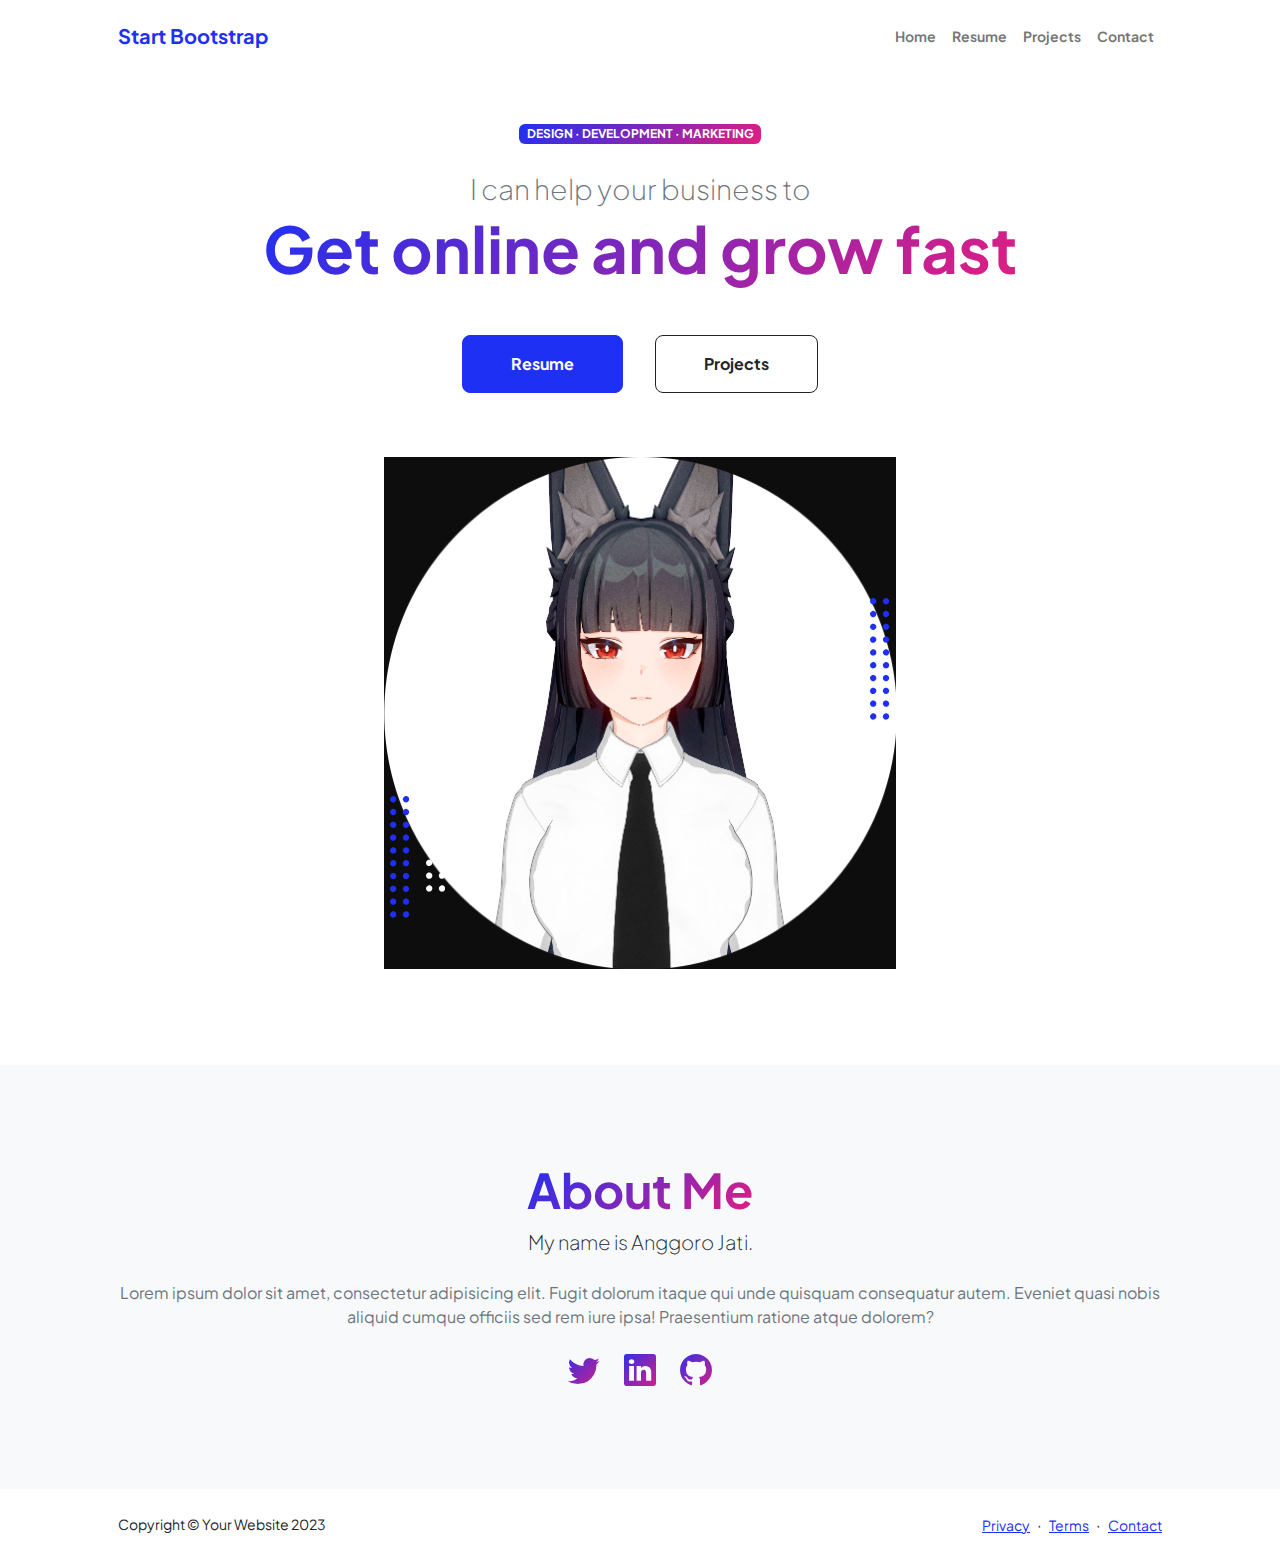
<file: landing-page-anggoro/index.html>
<!DOCTYPE html>
<html lang="en">
    <head>
        <meta charset="utf-8" />
        <meta name="viewport" content="width=device-width, initial-scale=1, shrink-to-fit=no" />
        <meta name="description" content="" />
        <meta name="author" content="" />
        <title>Personal - Start Bootstrap Theme</title>
        <!-- Favicon-->
        <link rel="icon" type="image/x-icon" href="assets/favicon.ico" />
        <!-- Custom Google font-->
        <link rel="preconnect" href="https://fonts.googleapis.com" />
        <link rel="preconnect" href="https://fonts.gstatic.com" crossorigin />
        <link href="https://fonts.googleapis.com/css2?family=Plus+Jakarta+Sans:wght@100;200;300;400;500;600;700;800;900&amp;display=swap" rel="stylesheet" />
        <!-- Bootstrap icons-->
        <link href="https://cdn.jsdelivr.net/npm/bootstrap-icons@1.8.1/font/bootstrap-icons.css" rel="stylesheet" />
        <!-- Core theme CSS (includes Bootstrap)-->
        <link href="css/styles.css" rel="stylesheet" />
    </head>
    <body class="d-flex flex-column h-100">
        <main class="flex-shrink-0">
            <!-- Navigation-->
            <nav class="navbar navbar-expand-lg navbar-light bg-white py-3">
                <div class="container px-5">
                    <a class="navbar-brand" href="index.html"><span class="fw-bolder text-primary">Start Bootstrap</span></a>
                    <button class="navbar-toggler" type="button" data-bs-toggle="collapse" data-bs-target="#navbarSupportedContent" aria-controls="navbarSupportedContent" aria-expanded="false" aria-label="Toggle navigation"><span class="navbar-toggler-icon"></span></button>
                    <div class="collapse navbar-collapse" id="navbarSupportedContent">
                        <ul class="navbar-nav ms-auto mb-2 mb-lg-0 small fw-bolder">
                            <li class="nav-item"><a class="nav-link" href="index.html">Home</a></li>
                            <li class="nav-item"><a class="nav-link" href="resume.html">Resume</a></li>
                            <li class="nav-item"><a class="nav-link" href="projects.html">Projects</a></li>
                            <li class="nav-item"><a class="nav-link" href="contact.html">Contact</a></li>
                        </ul>
                    </div>
                </div>
            </nav>
            <!-- Header-->
            <header class="py-5">
                <div class="container px-5 pb-5">
                    <div class="row gx-5 align-items-center">
                        <div class="col-xxl-5">
                            <!-- Header text content-->
                            <div class="text-center text-xxl-start">
                                <div class="badge bg-gradient-primary-to-secondary text-white mb-4"><div class="text-uppercase">Design &middot; Development &middot; Marketing</div></div>
                                <div class="fs-3 fw-light text-muted">I can help your business to</div>
                                <h1 class="display-3 fw-bolder mb-5"><span class="text-gradient d-inline">Get online and grow fast</span></h1>
                                <div class="d-grid gap-3 d-sm-flex justify-content-sm-center justify-content-xxl-start mb-3">
                                    <a class="btn btn-primary btn-lg px-5 py-3 me-sm-3 fs-6 fw-bolder" href="resume.html">Resume</a>
                                    <a class="btn btn-outline-dark btn-lg px-5 py-3 fs-6 fw-bolder" href="projects.html">Projects</a>
                                </div>
                            </div>
                        </div>
                        <div class="col-xxl-7">
                            <!-- Header profile picture-->
                            <div class="d-flex justify-content-center mt-5 mt-xxl-0">
                                <div class="profile bg-gradient-primary-to-secondary">
                                    <!-- TIP: For best results, use a photo with a transparent background like the demo example below-->
                                    <!-- Watch a tutorial on how to do this on YouTube (link)-->
                                    <img class="profile-img" src="assets/profile.png" alt="..." />
                                    <div class="dots-1">
                                        <!-- SVG Dots-->
                                        <svg version="1.1" xmlns="http://www.w3.org/2000/svg" xmlns:xlink="http://www.w3.org/1999/xlink" x="0px" y="0px" viewBox="0 0 191.6 1215.4" style="enable-background: new 0 0 191.6 1215.4" xml:space="preserve">
                                            <g transform="translate(0.000000,1280.000000) scale(0.100000,-0.100000)">
                                                <path d="M227.7,12788.6c-105-35-200-141-222-248c-43-206,163-412,369-369c155,32,275,190,260,339c-11,105-90,213-190,262        C383.7,12801.6,289.7,12808.6,227.7,12788.6z"></path>
                                                <path d="M1507.7,12788.6c-151-50-253-216-222-362c25-119,136-230,254-255c194-41,395,142,375,339c-11,105-90,213-190,262        C1663.7,12801.6,1569.7,12808.6,1507.7,12788.6z"></path>
                                                <path d="M227.7,11508.6c-105-35-200-141-222-248c-43-206,163-412,369-369c155,32,275,190,260,339c-11,105-90,213-190,262        C383.7,11521.6,289.7,11528.6,227.7,11508.6z"></path>
                                                <path d="M1507.7,11508.6c-151-50-253-216-222-362c25-119,136-230,254-255c194-41,395,142,375,339c-11,105-90,213-190,262        C1663.7,11521.6,1569.7,11528.6,1507.7,11508.6z"></path>
                                                <path d="M227.7,10228.6c-105-35-200-141-222-248c-43-206,163-412,369-369c155,32,275,190,260,339c-11,105-90,213-190,262        C383.7,10241.6,289.7,10248.6,227.7,10228.6z"></path>
                                                <path d="M1507.7,10228.6c-105-35-200-141-222-248c-43-206,163-412,369-369c155,32,275,190,260,339c-11,105-90,213-190,262        C1663.7,10241.6,1569.7,10248.6,1507.7,10228.6z"></path>
                                                <path d="M227.7,8948.6c-105-35-200-141-222-248c-43-206,163-412,369-369c155,32,275,190,260,339c-11,105-90,213-190,262        C383.7,8961.6,289.7,8968.6,227.7,8948.6z"></path>
                                                <path d="M1507.7,8948.6c-105-35-200-141-222-248c-43-206,163-412,369-369c155,32,275,190,260,339c-11,105-90,213-190,262        C1663.7,8961.6,1569.7,8968.6,1507.7,8948.6z"></path>
                                                <path d="M227.7,7668.6c-105-35-200-141-222-248c-43-206,163-412,369-369c155,32,275,190,260,339c-11,105-90,213-190,262        C383.7,7681.6,289.7,7688.6,227.7,7668.6z"></path>
                                                <path d="M1507.7,7668.6c-105-35-200-141-222-248c-43-206,163-412,369-369c155,32,275,190,260,339c-11,105-90,213-190,262        C1663.7,7681.6,1569.7,7688.6,1507.7,7668.6z"></path>
                                                <path d="M227.7,6388.6c-105-35-200-141-222-248c-43-206,163-412,369-369c155,32,275,190,260,339c-11,105-90,213-190,262        C383.7,6401.6,289.7,6408.6,227.7,6388.6z"></path>
                                                <path d="M1507.7,6388.6c-105-35-200-141-222-248c-43-206,163-412,369-369c155,32,275,190,260,339c-11,105-90,213-190,262        C1663.7,6401.6,1569.7,6408.6,1507.7,6388.6z"></path>
                                                <path d="M227.7,5108.6c-105-35-200-141-222-248c-43-206,163-412,369-369c155,32,275,190,260,339c-11,105-90,213-190,262        C383.7,5121.6,289.7,5128.6,227.7,5108.6z"></path>
                                                <path d="M1507.7,5108.6c-105-35-200-141-222-248c-43-206,163-412,369-369c155,32,275,190,260,339c-11,105-90,213-190,262        C1663.7,5121.6,1569.7,5128.6,1507.7,5108.6z"></path>
                                                <path d="M227.7,3828.6c-105-35-200-141-222-248c-43-206,163-412,369-369c155,32,275,190,260,339c-11,105-90,213-190,262        C383.7,3841.6,289.7,3848.6,227.7,3828.6z"></path>
                                                <path d="M1507.7,3828.6c-105-35-200-141-222-248c-43-206,163-412,369-369c155,32,275,190,260,339c-11,105-90,213-190,262        C1663.7,3841.6,1569.7,3848.6,1507.7,3828.6z"></path>
                                                <path d="M227.7,2548.6c-105-35-200-141-222-248c-43-206,163-412,369-369c155,32,275,190,260,339c-11,105-90,213-190,262        C383.7,2561.6,289.7,2568.6,227.7,2548.6z"></path>
                                                <path d="M1507.7,2548.6c-105-35-200-141-222-248c-43-206,163-412,369-369c155,32,275,190,260,339c-11,105-90,213-190,262        C1663.7,2561.6,1569.7,2568.6,1507.7,2548.6z"></path>
                                                <path d="M227.7,1268.6c-105-35-200-141-222-248c-43-206,163-412,369-369c155,32,275,190,260,339c-11,105-90,213-190,262        C383.7,1281.6,289.7,1288.6,227.7,1268.6z"></path>
                                                <path d="M1507.7,1268.6c-105-35-200-141-222-248c-43-206,163-412,369-369c155,32,275,190,260,339c-11,105-90,213-190,262        C1663.7,1281.6,1569.7,1288.6,1507.7,1268.6z"></path>
                                            </g>
                                        </svg>
                                        <!-- END of SVG dots-->
                                    </div>
                                    <div class="dots-2">
                                        <!-- SVG Dots-->
                                        <svg version="1.1" xmlns="http://www.w3.org/2000/svg" xmlns:xlink="http://www.w3.org/1999/xlink" x="0px" y="0px" viewBox="0 0 191.6 1215.4" style="enable-background: new 0 0 191.6 1215.4" xml:space="preserve">
                                            <g transform="translate(0.000000,1280.000000) scale(0.100000,-0.100000)">
                                                <path d="M227.7,12788.6c-105-35-200-141-222-248c-43-206,163-412,369-369c155,32,275,190,260,339c-11,105-90,213-190,262        C383.7,12801.6,289.7,12808.6,227.7,12788.6z"></path>
                                                <path d="M1507.7,12788.6c-151-50-253-216-222-362c25-119,136-230,254-255c194-41,395,142,375,339c-11,105-90,213-190,262        C1663.7,12801.6,1569.7,12808.6,1507.7,12788.6z"></path>
                                                <path d="M227.7,11508.6c-105-35-200-141-222-248c-43-206,163-412,369-369c155,32,275,190,260,339c-11,105-90,213-190,262        C383.7,11521.6,289.7,11528.6,227.7,11508.6z"></path>
                                                <path d="M1507.7,11508.6c-151-50-253-216-222-362c25-119,136-230,254-255c194-41,395,142,375,339c-11,105-90,213-190,262        C1663.7,11521.6,1569.7,11528.6,1507.7,11508.6z"></path>
                                                <path d="M227.7,10228.6c-105-35-200-141-222-248c-43-206,163-412,369-369c155,32,275,190,260,339c-11,105-90,213-190,262        C383.7,10241.6,289.7,10248.6,227.7,10228.6z"></path>
                                                <path d="M1507.7,10228.6c-105-35-200-141-222-248c-43-206,163-412,369-369c155,32,275,190,260,339c-11,105-90,213-190,262        C1663.7,10241.6,1569.7,10248.6,1507.7,10228.6z"></path>
                                                <path d="M227.7,8948.6c-105-35-200-141-222-248c-43-206,163-412,369-369c155,32,275,190,260,339c-11,105-90,213-190,262        C383.7,8961.6,289.7,8968.6,227.7,8948.6z"></path>
                                                <path d="M1507.7,8948.6c-105-35-200-141-222-248c-43-206,163-412,369-369c155,32,275,190,260,339c-11,105-90,213-190,262        C1663.7,8961.6,1569.7,8968.6,1507.7,8948.6z"></path>
                                                <path d="M227.7,7668.6c-105-35-200-141-222-248c-43-206,163-412,369-369c155,32,275,190,260,339c-11,105-90,213-190,262        C383.7,7681.6,289.7,7688.6,227.7,7668.6z"></path>
                                                <path d="M1507.7,7668.6c-105-35-200-141-222-248c-43-206,163-412,369-369c155,32,275,190,260,339c-11,105-90,213-190,262        C1663.7,7681.6,1569.7,7688.6,1507.7,7668.6z"></path>
                                                <path d="M227.7,6388.6c-105-35-200-141-222-248c-43-206,163-412,369-369c155,32,275,190,260,339c-11,105-90,213-190,262        C383.7,6401.6,289.7,6408.6,227.7,6388.6z"></path>
                                                <path d="M1507.7,6388.6c-105-35-200-141-222-248c-43-206,163-412,369-369c155,32,275,190,260,339c-11,105-90,213-190,262        C1663.7,6401.6,1569.7,6408.6,1507.7,6388.6z"></path>
                                                <path d="M227.7,5108.6c-105-35-200-141-222-248c-43-206,163-412,369-369c155,32,275,190,260,339c-11,105-90,213-190,262        C383.7,5121.6,289.7,5128.6,227.7,5108.6z"></path>
                                                <path d="M1507.7,5108.6c-105-35-200-141-222-248c-43-206,163-412,369-369c155,32,275,190,260,339c-11,105-90,213-190,262        C1663.7,5121.6,1569.7,5128.6,1507.7,5108.6z"></path>
                                                <path d="M227.7,3828.6c-105-35-200-141-222-248c-43-206,163-412,369-369c155,32,275,190,260,339c-11,105-90,213-190,262        C383.7,3841.6,289.7,3848.6,227.7,3828.6z"></path>
                                                <path d="M1507.7,3828.6c-105-35-200-141-222-248c-43-206,163-412,369-369c155,32,275,190,260,339c-11,105-90,213-190,262        C1663.7,3841.6,1569.7,3848.6,1507.7,3828.6z"></path>
                                                <path d="M227.7,2548.6c-105-35-200-141-222-248c-43-206,163-412,369-369c155,32,275,190,260,339c-11,105-90,213-190,262        C383.7,2561.6,289.7,2568.6,227.7,2548.6z"></path>
                                                <path d="M1507.7,2548.6c-105-35-200-141-222-248c-43-206,163-412,369-369c155,32,275,190,260,339c-11,105-90,213-190,262        C1663.7,2561.6,1569.7,2568.6,1507.7,2548.6z"></path>
                                                <path d="M227.7,1268.6c-105-35-200-141-222-248c-43-206,163-412,369-369c155,32,275,190,260,339c-11,105-90,213-190,262        C383.7,1281.6,289.7,1288.6,227.7,1268.6z"></path>
                                                <path d="M1507.7,1268.6c-105-35-200-141-222-248c-43-206,163-412,369-369c155,32,275,190,260,339c-11,105-90,213-190,262        C1663.7,1281.6,1569.7,1288.6,1507.7,1268.6z"></path>
                                            </g>
                                        </svg>
                                        <!-- END of SVG dots-->
                                    </div>
                                    <div class="dots-3">
                                        <!-- SVG Dots-->
                                        <svg version="1.1" xmlns="http://www.w3.org/2000/svg" xmlns:xlink="http://www.w3.org/1999/xlink" x="0px" y="0px" viewBox="0 0 191.6 1215.4" style="enable-background: new 0 0 191.6 1215.4" xml:space="preserve">
                                            <g transform="translate(0.000000,1280.000000) scale(0.100000,-0.100000)">
                                                <path d="M227.7,12788.6c-105-35-200-141-222-248c-43-206,163-412,369-369c155,32,275,190,260,339c-11,105-90,213-190,262        C383.7,12801.6,289.7,12808.6,227.7,12788.6z"></path>
                                                <path d="M1507.7,12788.6c-151-50-253-216-222-362c25-119,136-230,254-255c194-41,395,142,375,339c-11,105-90,213-190,262        C1663.7,12801.6,1569.7,12808.6,1507.7,12788.6z"></path>
                                                <path d="M227.7,11508.6c-105-35-200-141-222-248c-43-206,163-412,369-369c155,32,275,190,260,339c-11,105-90,213-190,262        C383.7,11521.6,289.7,11528.6,227.7,11508.6z"></path>
                                                <path d="M1507.7,11508.6c-151-50-253-216-222-362c25-119,136-230,254-255c194-41,395,142,375,339c-11,105-90,213-190,262        C1663.7,11521.6,1569.7,11528.6,1507.7,11508.6z"></path>
                                                <path d="M227.7,10228.6c-105-35-200-141-222-248c-43-206,163-412,369-369c155,32,275,190,260,339c-11,105-90,213-190,262        C383.7,10241.6,289.7,10248.6,227.7,10228.6z"></path>
                                                <path d="M1507.7,10228.6c-105-35-200-141-222-248c-43-206,163-412,369-369c155,32,275,190,260,339c-11,105-90,213-190,262        C1663.7,10241.6,1569.7,10248.6,1507.7,10228.6z"></path>
                                                <path d="M227.7,8948.6c-105-35-200-141-222-248c-43-206,163-412,369-369c155,32,275,190,260,339c-11,105-90,213-190,262        C383.7,8961.6,289.7,8968.6,227.7,8948.6z"></path>
                                                <path d="M1507.7,8948.6c-105-35-200-141-222-248c-43-206,163-412,369-369c155,32,275,190,260,339c-11,105-90,213-190,262        C1663.7,8961.6,1569.7,8968.6,1507.7,8948.6z"></path>
                                                <path d="M227.7,7668.6c-105-35-200-141-222-248c-43-206,163-412,369-369c155,32,275,190,260,339c-11,105-90,213-190,262        C383.7,7681.6,289.7,7688.6,227.7,7668.6z"></path>
                                                <path d="M1507.7,7668.6c-105-35-200-141-222-248c-43-206,163-412,369-369c155,32,275,190,260,339c-11,105-90,213-190,262        C1663.7,7681.6,1569.7,7688.6,1507.7,7668.6z"></path>
                                                <path d="M227.7,6388.6c-105-35-200-141-222-248c-43-206,163-412,369-369c155,32,275,190,260,339c-11,105-90,213-190,262        C383.7,6401.6,289.7,6408.6,227.7,6388.6z"></path>
                                                <path d="M1507.7,6388.6c-105-35-200-141-222-248c-43-206,163-412,369-369c155,32,275,190,260,339c-11,105-90,213-190,262        C1663.7,6401.6,1569.7,6408.6,1507.7,6388.6z"></path>
                                                <path d="M227.7,5108.6c-105-35-200-141-222-248c-43-206,163-412,369-369c155,32,275,190,260,339c-11,105-90,213-190,262        C383.7,5121.6,289.7,5128.6,227.7,5108.6z"></path>
                                                <path d="M1507.7,5108.6c-105-35-200-141-222-248c-43-206,163-412,369-369c155,32,275,190,260,339c-11,105-90,213-190,262        C1663.7,5121.6,1569.7,5128.6,1507.7,5108.6z"></path>
                                                <path d="M227.7,3828.6c-105-35-200-141-222-248c-43-206,163-412,369-369c155,32,275,190,260,339c-11,105-90,213-190,262        C383.7,3841.6,289.7,3848.6,227.7,3828.6z"></path>
                                                <path d="M1507.7,3828.6c-105-35-200-141-222-248c-43-206,163-412,369-369c155,32,275,190,260,339c-11,105-90,213-190,262        C1663.7,3841.6,1569.7,3848.6,1507.7,3828.6z"></path>
                                                <path d="M227.7,2548.6c-105-35-200-141-222-248c-43-206,163-412,369-369c155,32,275,190,260,339c-11,105-90,213-190,262        C383.7,2561.6,289.7,2568.6,227.7,2548.6z"></path>
                                                <path d="M1507.7,2548.6c-105-35-200-141-222-248c-43-206,163-412,369-369c155,32,275,190,260,339c-11,105-90,213-190,262        C1663.7,2561.6,1569.7,2568.6,1507.7,2548.6z"></path>
                                                <path d="M227.7,1268.6c-105-35-200-141-222-248c-43-206,163-412,369-369c155,32,275,190,260,339c-11,105-90,213-190,262        C383.7,1281.6,289.7,1288.6,227.7,1268.6z"></path>
                                                <path d="M1507.7,1268.6c-105-35-200-141-222-248c-43-206,163-412,369-369c155,32,275,190,260,339c-11,105-90,213-190,262        C1663.7,1281.6,1569.7,1288.6,1507.7,1268.6z"></path>
                                            </g>
                                        </svg>
                                        <!-- END of SVG dots-->
                                    </div>
                                    <div class="dots-4">
                                        <!-- SVG Dots-->
                                        <svg version="1.1" xmlns="http://www.w3.org/2000/svg" xmlns:xlink="http://www.w3.org/1999/xlink" x="0px" y="0px" viewBox="0 0 191.6 1215.4" style="enable-background: new 0 0 191.6 1215.4" xml:space="preserve">
                                            <g transform="translate(0.000000,1280.000000) scale(0.100000,-0.100000)">
                                                <path d="M227.7,12788.6c-105-35-200-141-222-248c-43-206,163-412,369-369c155,32,275,190,260,339c-11,105-90,213-190,262        C383.7,12801.6,289.7,12808.6,227.7,12788.6z"></path>
                                                <path d="M1507.7,12788.6c-151-50-253-216-222-362c25-119,136-230,254-255c194-41,395,142,375,339c-11,105-90,213-190,262        C1663.7,12801.6,1569.7,12808.6,1507.7,12788.6z"></path>
                                                <path d="M227.7,11508.6c-105-35-200-141-222-248c-43-206,163-412,369-369c155,32,275,190,260,339c-11,105-90,213-190,262        C383.7,11521.6,289.7,11528.6,227.7,11508.6z"></path>
                                                <path d="M1507.7,11508.6c-151-50-253-216-222-362c25-119,136-230,254-255c194-41,395,142,375,339c-11,105-90,213-190,262        C1663.7,11521.6,1569.7,11528.6,1507.7,11508.6z"></path>
                                                <path d="M227.7,10228.6c-105-35-200-141-222-248c-43-206,163-412,369-369c155,32,275,190,260,339c-11,105-90,213-190,262        C383.7,10241.6,289.7,10248.6,227.7,10228.6z"></path>
                                                <path d="M1507.7,10228.6c-105-35-200-141-222-248c-43-206,163-412,369-369c155,32,275,190,260,339c-11,105-90,213-190,262        C1663.7,10241.6,1569.7,10248.6,1507.7,10228.6z"></path>
                                                <path d="M227.7,8948.6c-105-35-200-141-222-248c-43-206,163-412,369-369c155,32,275,190,260,339c-11,105-90,213-190,262        C383.7,8961.6,289.7,8968.6,227.7,8948.6z"></path>
                                                <path d="M1507.7,8948.6c-105-35-200-141-222-248c-43-206,163-412,369-369c155,32,275,190,260,339c-11,105-90,213-190,262        C1663.7,8961.6,1569.7,8968.6,1507.7,8948.6z"></path>
                                                <path d="M227.7,7668.6c-105-35-200-141-222-248c-43-206,163-412,369-369c155,32,275,190,260,339c-11,105-90,213-190,262        C383.7,7681.6,289.7,7688.6,227.7,7668.6z"></path>
                                                <path d="M1507.7,7668.6c-105-35-200-141-222-248c-43-206,163-412,369-369c155,32,275,190,260,339c-11,105-90,213-190,262        C1663.7,7681.6,1569.7,7688.6,1507.7,7668.6z"></path>
                                                <path d="M227.7,6388.6c-105-35-200-141-222-248c-43-206,163-412,369-369c155,32,275,190,260,339c-11,105-90,213-190,262        C383.7,6401.6,289.7,6408.6,227.7,6388.6z"></path>
                                                <path d="M1507.7,6388.6c-105-35-200-141-222-248c-43-206,163-412,369-369c155,32,275,190,260,339c-11,105-90,213-190,262        C1663.7,6401.6,1569.7,6408.6,1507.7,6388.6z"></path>
                                                <path d="M227.7,5108.6c-105-35-200-141-222-248c-43-206,163-412,369-369c155,32,275,190,260,339c-11,105-90,213-190,262        C383.7,5121.6,289.7,5128.6,227.7,5108.6z"></path>
                                                <path d="M1507.7,5108.6c-105-35-200-141-222-248c-43-206,163-412,369-369c155,32,275,190,260,339c-11,105-90,213-190,262        C1663.7,5121.6,1569.7,5128.6,1507.7,5108.6z"></path>
                                                <path d="M227.7,3828.6c-105-35-200-141-222-248c-43-206,163-412,369-369c155,32,275,190,260,339c-11,105-90,213-190,262        C383.7,3841.6,289.7,3848.6,227.7,3828.6z"></path>
                                                <path d="M1507.7,3828.6c-105-35-200-141-222-248c-43-206,163-412,369-369c155,32,275,190,260,339c-11,105-90,213-190,262        C1663.7,3841.6,1569.7,3848.6,1507.7,3828.6z"></path>
                                                <path d="M227.7,2548.6c-105-35-200-141-222-248c-43-206,163-412,369-369c155,32,275,190,260,339c-11,105-90,213-190,262        C383.7,2561.6,289.7,2568.6,227.7,2548.6z"></path>
                                                <path d="M1507.7,2548.6c-105-35-200-141-222-248c-43-206,163-412,369-369c155,32,275,190,260,339c-11,105-90,213-190,262        C1663.7,2561.6,1569.7,2568.6,1507.7,2548.6z"></path>
                                                <path d="M227.7,1268.6c-105-35-200-141-222-248c-43-206,163-412,369-369c155,32,275,190,260,339c-11,105-90,213-190,262        C383.7,1281.6,289.7,1288.6,227.7,1268.6z"></path>
                                                <path d="M1507.7,1268.6c-105-35-200-141-222-248c-43-206,163-412,369-369c155,32,275,190,260,339c-11,105-90,213-190,262        C1663.7,1281.6,1569.7,1288.6,1507.7,1268.6z"></path>
                                            </g>
                                        </svg>
                                        <!-- END of SVG dots-->
                                    </div>
                                </div>
                            </div>
                        </div>
                    </div>
                </div>
            </header>
            <!-- About Section-->
            <section class="bg-light py-5">
                <div class="container px-5">
                    <div class="row gx-5 justify-content-center">
                        <div class="col-xxl-8">
                            <div class="text-center my-5">
                                <h2 class="display-5 fw-bolder"><span class="text-gradient d-inline">About Me</span></h2>
                                <p class="lead fw-light mb-4">My name is Anggoro Jati.</p>
                                <p class="text-muted">Lorem ipsum dolor sit amet, consectetur adipisicing elit. Fugit dolorum itaque qui unde quisquam consequatur autem. Eveniet quasi nobis aliquid cumque officiis sed rem iure ipsa! Praesentium ratione atque dolorem?</p>
                                <div class="d-flex justify-content-center fs-2 gap-4">
                                    <a class="text-gradient" href="#!"><i class="bi bi-twitter"></i></a>
                                    <a class="text-gradient" href="#!"><i class="bi bi-linkedin"></i></a>
                                    <a class="text-gradient" href="#!"><i class="bi bi-github"></i></a>
                                </div>
                            </div>
                        </div>
                    </div>
                </div>
            </section>
        </main>
        <!-- Footer-->
        <footer class="bg-white py-4 mt-auto">
            <div class="container px-5">
                <div class="row align-items-center justify-content-between flex-column flex-sm-row">
                    <div class="col-auto"><div class="small m-0">Copyright &copy; Your Website 2023</div></div>
                    <div class="col-auto">
                        <a class="small" href="#!">Privacy</a>
                        <span class="mx-1">&middot;</span>
                        <a class="small" href="#!">Terms</a>
                        <span class="mx-1">&middot;</span>
                        <a class="small" href="#!">Contact</a>
                    </div>
                </div>
            </div>
        </footer>
        <!-- Bootstrap core JS-->
        <script src="https://cdn.jsdelivr.net/npm/bootstrap@5.2.3/dist/js/bootstrap.bundle.min.js"></script>
        <!-- Core theme JS-->
        <script src="js/scripts.js"></script>
    </body>
</html>
</file>
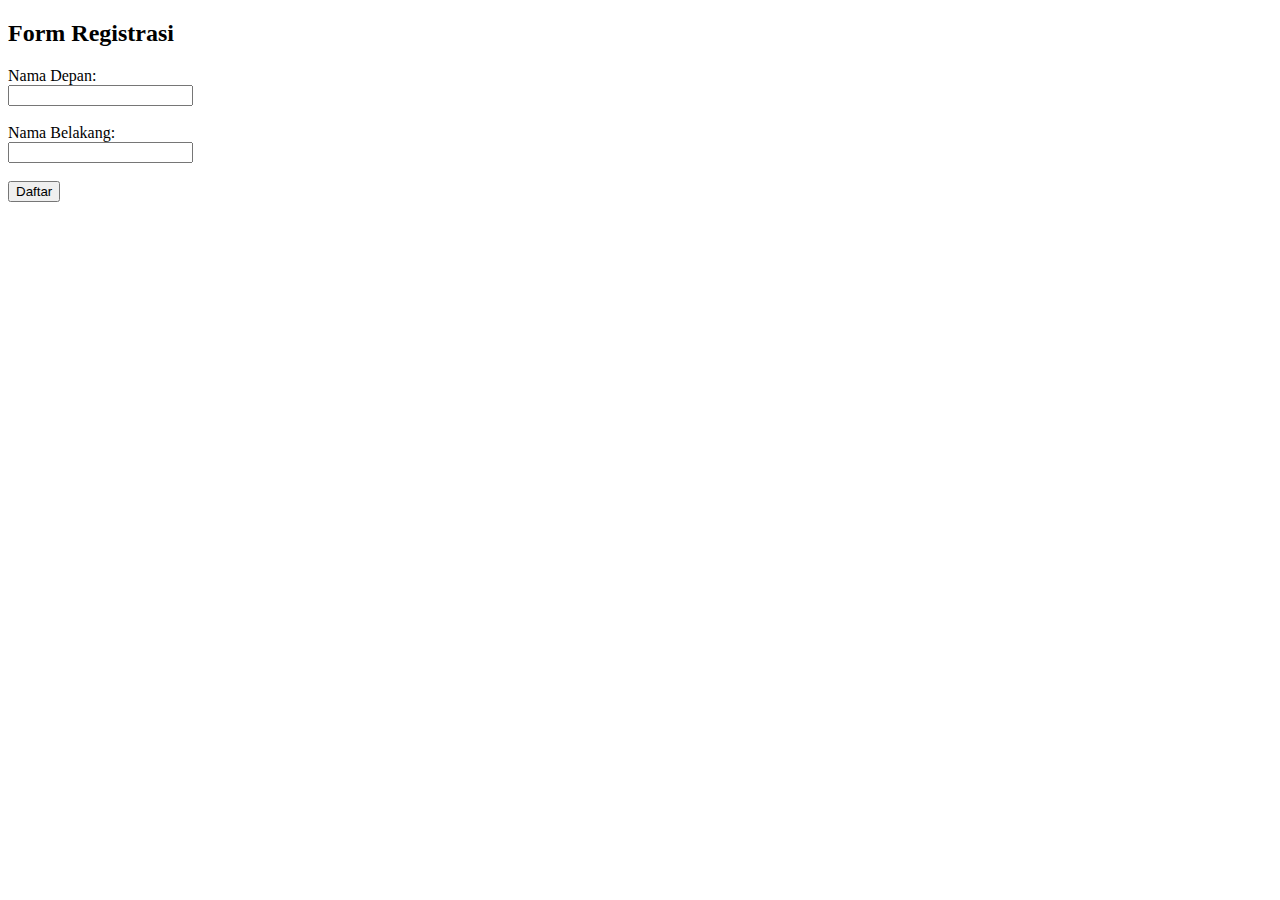
<file: latihan-1-js/index.html>
<!DOCTYPE html>
<html lang="id">
<head>
  <meta charset="UTF-8">
  <title>Form Registrasi</title>
</head>
<body>

  <h2>Form Registrasi</h2>

  <form id="registrationForm">
    <label for="firstName">Nama Depan:</label><br>
    <input type="text" id="firstName" name="firstName"><br><br>

    <label for="lastName">Nama Belakang:</label><br>
    <input type="text" id="lastName" name="lastName"><br><br>

    <button type="button" onclick="showFullName()">Daftar</button>
  </form>

  <script src="script.js"></script>

</body>
</html>
</file>
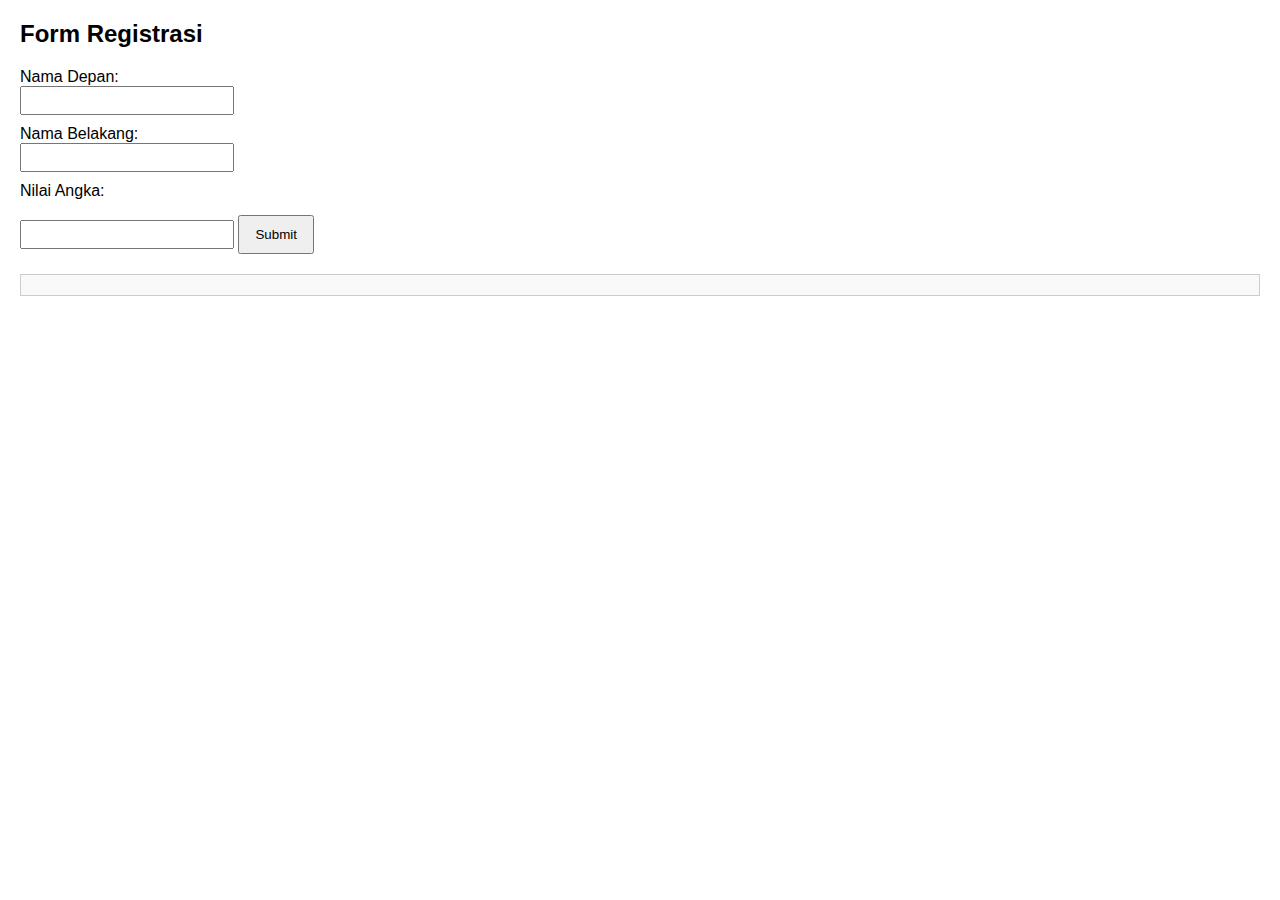
<file: latihan-2-js/index.html>
<!DOCTYPE html>
<html lang="id">
<head>
  <meta charset="UTF-8">
  <title>Form Registrasi</title>
<link rel="stylesheet" href="style.css">
</head>
<body>

  <h2>Form Registrasi</h2>

  <label for="namaDepan">Nama Depan:</label>
  <input type="text" id="namaDepan" />

  <label for="namaBelakang">Nama Belakang:</label>
  <input type="text" id="namaBelakang" />

  <label for="nilaiAngka">Nilai Angka:</label>
  <input type="number" id="nilaiAngka" min="0" max="100" />

  <button onclick="tampilkanLog()">Submit</button>

  <div class="log" id="outputLog"></div>

  <script src="script.js"></script>

</body>
</html>
</file>
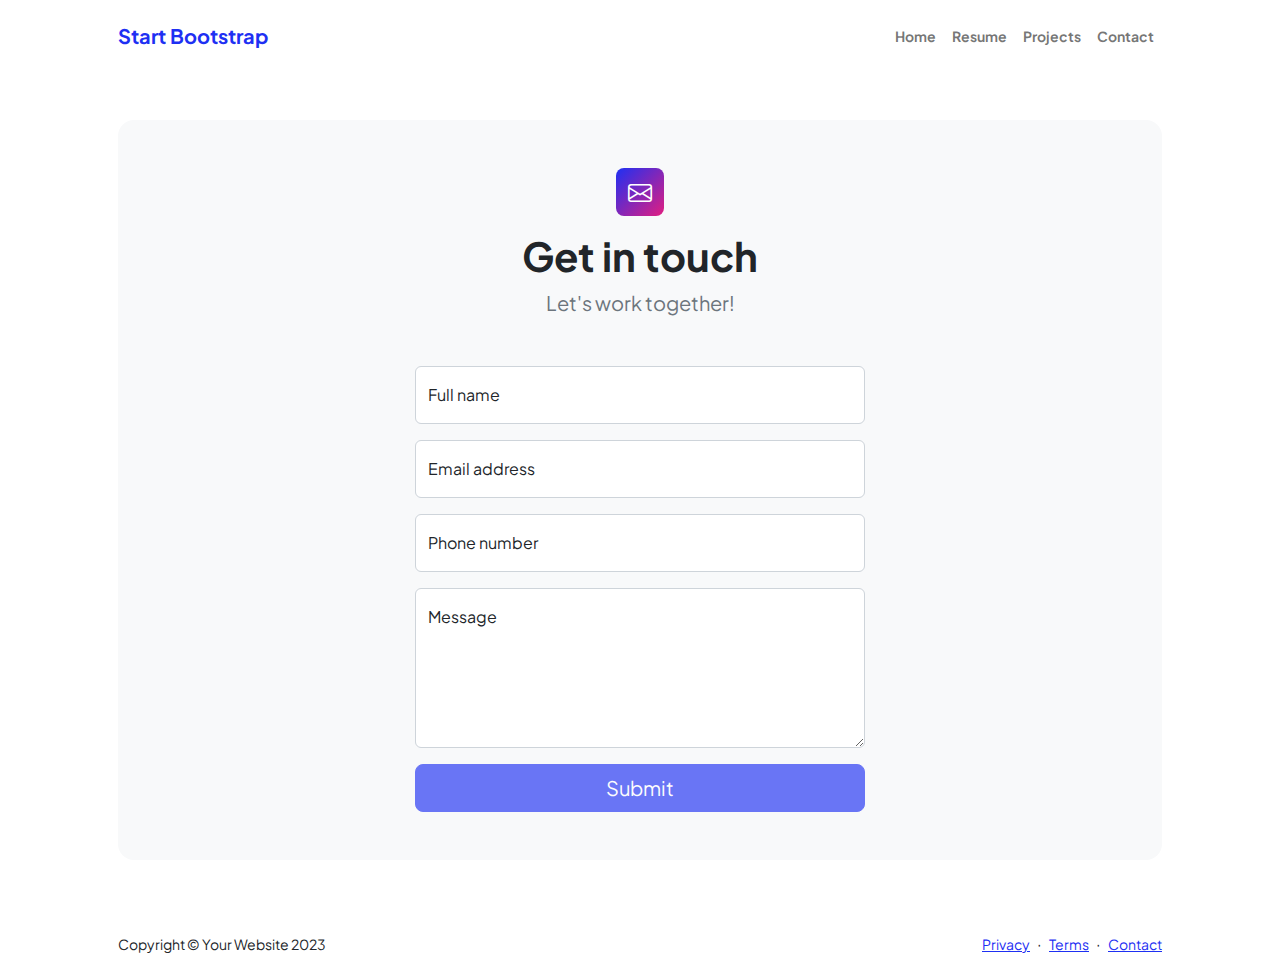
<file: landing-page-anggoro/contact.html>
<!DOCTYPE html>
<html lang="en">
    <head>
        <meta charset="utf-8" />
        <meta name="viewport" content="width=device-width, initial-scale=1, shrink-to-fit=no" />
        <meta name="description" content />
        <meta name="author" content />
        <title>Modern Business - Start Bootstrap Template</title>
        <!-- Favicon-->
        <link rel="icon" type="image/x-icon" href="assets/favicon.ico" />
        <!-- Custom Google font-->
        <link rel="preconnect" href="https://fonts.googleapis.com" />
        <link rel="preconnect" href="https://fonts.gstatic.com" crossorigin />
        <link href="https://fonts.googleapis.com/css2?family=Plus+Jakarta+Sans:wght@100;200;300;400;500;600;700;800;900&amp;display=swap" rel="stylesheet" />
        <!-- Bootstrap icons-->
        <link href="https://cdn.jsdelivr.net/npm/bootstrap-icons@1.8.1/font/bootstrap-icons.css" rel="stylesheet" />
        <!-- Core theme CSS (includes Bootstrap)-->
        <link href="css/styles.css" rel="stylesheet" />
    </head>
    <body class="d-flex flex-column">
        <main class="flex-shrink-0">
            <!-- Navigation-->
            <nav class="navbar navbar-expand-lg navbar-light bg-white py-3">
                <div class="container px-5">
                    <a class="navbar-brand" href="index.html"><span class="fw-bolder text-primary">Start Bootstrap</span></a>
                    <button class="navbar-toggler" type="button" data-bs-toggle="collapse" data-bs-target="#navbarSupportedContent" aria-controls="navbarSupportedContent" aria-expanded="false" aria-label="Toggle navigation"><span class="navbar-toggler-icon"></span></button>
                    <div class="collapse navbar-collapse" id="navbarSupportedContent">
                        <ul class="navbar-nav ms-auto mb-2 mb-lg-0 small fw-bolder">
                            <li class="nav-item"><a class="nav-link" href="index.html">Home</a></li>
                            <li class="nav-item"><a class="nav-link" href="resume.html">Resume</a></li>
                            <li class="nav-item"><a class="nav-link" href="projects.html">Projects</a></li>
                            <li class="nav-item"><a class="nav-link" href="contact.html">Contact</a></li>
                        </ul>
                    </div>
                </div>
            </nav>
            <!-- Page content-->
            <section class="py-5">
                <div class="container px-5">
                    <!-- Contact form-->
                    <div class="bg-light rounded-4 py-5 px-4 px-md-5">
                        <div class="text-center mb-5">
                            <div class="feature bg-primary bg-gradient-primary-to-secondary text-white rounded-3 mb-3"><i class="bi bi-envelope"></i></div>
                            <h1 class="fw-bolder">Get in touch</h1>
                            <p class="lead fw-normal text-muted mb-0">Let's work together!</p>
                        </div>
                        <div class="row gx-5 justify-content-center">
                            <div class="col-lg-8 col-xl-6">
                                <!-- * * * * * * * * * * * * * * *-->
                                <!-- * * SB Forms Contact Form * *-->
                                <!-- * * * * * * * * * * * * * * *-->
                                <!-- This form is pre-integrated with SB Forms.-->
                                <!-- To make this form functional, sign up at-->
                                <!-- https://startbootstrap.com/solution/contact-forms-->
                                <!-- to get an API token!-->
                                <form id="contactForm" data-sb-form-api-token="API_TOKEN">
                                    <!-- Name input-->
                                    <div class="form-floating mb-3">
                                        <input class="form-control" id="name" type="text" placeholder="Enter your name..." data-sb-validations="required" />
                                        <label for="name">Full name</label>
                                        <div class="invalid-feedback" data-sb-feedback="name:required">A name is required.</div>
                                    </div>
                                    <!-- Email address input-->
                                    <div class="form-floating mb-3">
                                        <input class="form-control" id="email" type="email" placeholder="name@example.com" data-sb-validations="required,email" />
                                        <label for="email">Email address</label>
                                        <div class="invalid-feedback" data-sb-feedback="email:required">An email is required.</div>
                                        <div class="invalid-feedback" data-sb-feedback="email:email">Email is not valid.</div>
                                    </div>
                                    <!-- Phone number input-->
                                    <div class="form-floating mb-3">
                                        <input class="form-control" id="phone" type="tel" placeholder="(123) 456-7890" data-sb-validations="required" />
                                        <label for="phone">Phone number</label>
                                        <div class="invalid-feedback" data-sb-feedback="phone:required">A phone number is required.</div>
                                    </div>
                                    <!-- Message input-->
                                    <div class="form-floating mb-3">
                                        <textarea class="form-control" id="message" type="text" placeholder="Enter your message here..." style="height: 10rem" data-sb-validations="required"></textarea>
                                        <label for="message">Message</label>
                                        <div class="invalid-feedback" data-sb-feedback="message:required">A message is required.</div>
                                    </div>
                                    <!-- Submit success message-->
                                    <!---->
                                    <!-- This is what your users will see when the form-->
                                    <!-- has successfully submitted-->
                                    <div class="d-none" id="submitSuccessMessage">
                                        <div class="text-center mb-3">
                                            <div class="fw-bolder">Form submission successful!</div>
                                            To activate this form, sign up at
                                            <br />
                                            <a href="https://startbootstrap.com/solution/contact-forms">https://startbootstrap.com/solution/contact-forms</a>
                                        </div>
                                    </div>
                                    <!-- Submit error message-->
                                    <!---->
                                    <!-- This is what your users will see when there is-->
                                    <!-- an error submitting the form-->
                                    <div class="d-none" id="submitErrorMessage"><div class="text-center text-danger mb-3">Error sending message!</div></div>
                                    <!-- Submit Button-->
                                    <div class="d-grid"><button class="btn btn-primary btn-lg disabled" id="submitButton" type="submit">Submit</button></div>
                                </form>
                            </div>
                        </div>
                    </div>
                </div>
            </section>
        </main>
        <!-- Footer-->
        <footer class="bg-white py-4 mt-auto">
            <div class="container px-5">
                <div class="row align-items-center justify-content-between flex-column flex-sm-row">
                    <div class="col-auto"><div class="small m-0">Copyright &copy; Your Website 2023</div></div>
                    <div class="col-auto">
                        <a class="small" href="#!">Privacy</a>
                        <span class="mx-1">&middot;</span>
                        <a class="small" href="#!">Terms</a>
                        <span class="mx-1">&middot;</span>
                        <a class="small" href="#!">Contact</a>
                    </div>
                </div>
            </div>
        </footer>
        <!-- Bootstrap core JS-->
        <script src="https://cdn.jsdelivr.net/npm/bootstrap@5.2.3/dist/js/bootstrap.bundle.min.js"></script>
        <!-- Core theme JS-->
        <script src="js/scripts.js"></script>
        <!-- * * * * * * * * * * * * * * * * * * * * * * * * * * * * * * * * * * * * * * * *-->
        <!-- * *                               SB Forms JS                               * *-->
        <!-- * * Activate your form at https://startbootstrap.com/solution/contact-forms * *-->
        <!-- * * * * * * * * * * * * * * * * * * * * * * * * * * * * * * * * * * * * * * * *-->
        <script src="https://cdn.startbootstrap.com/sb-forms-latest.js"></script>
    </body>
</html>
</file>
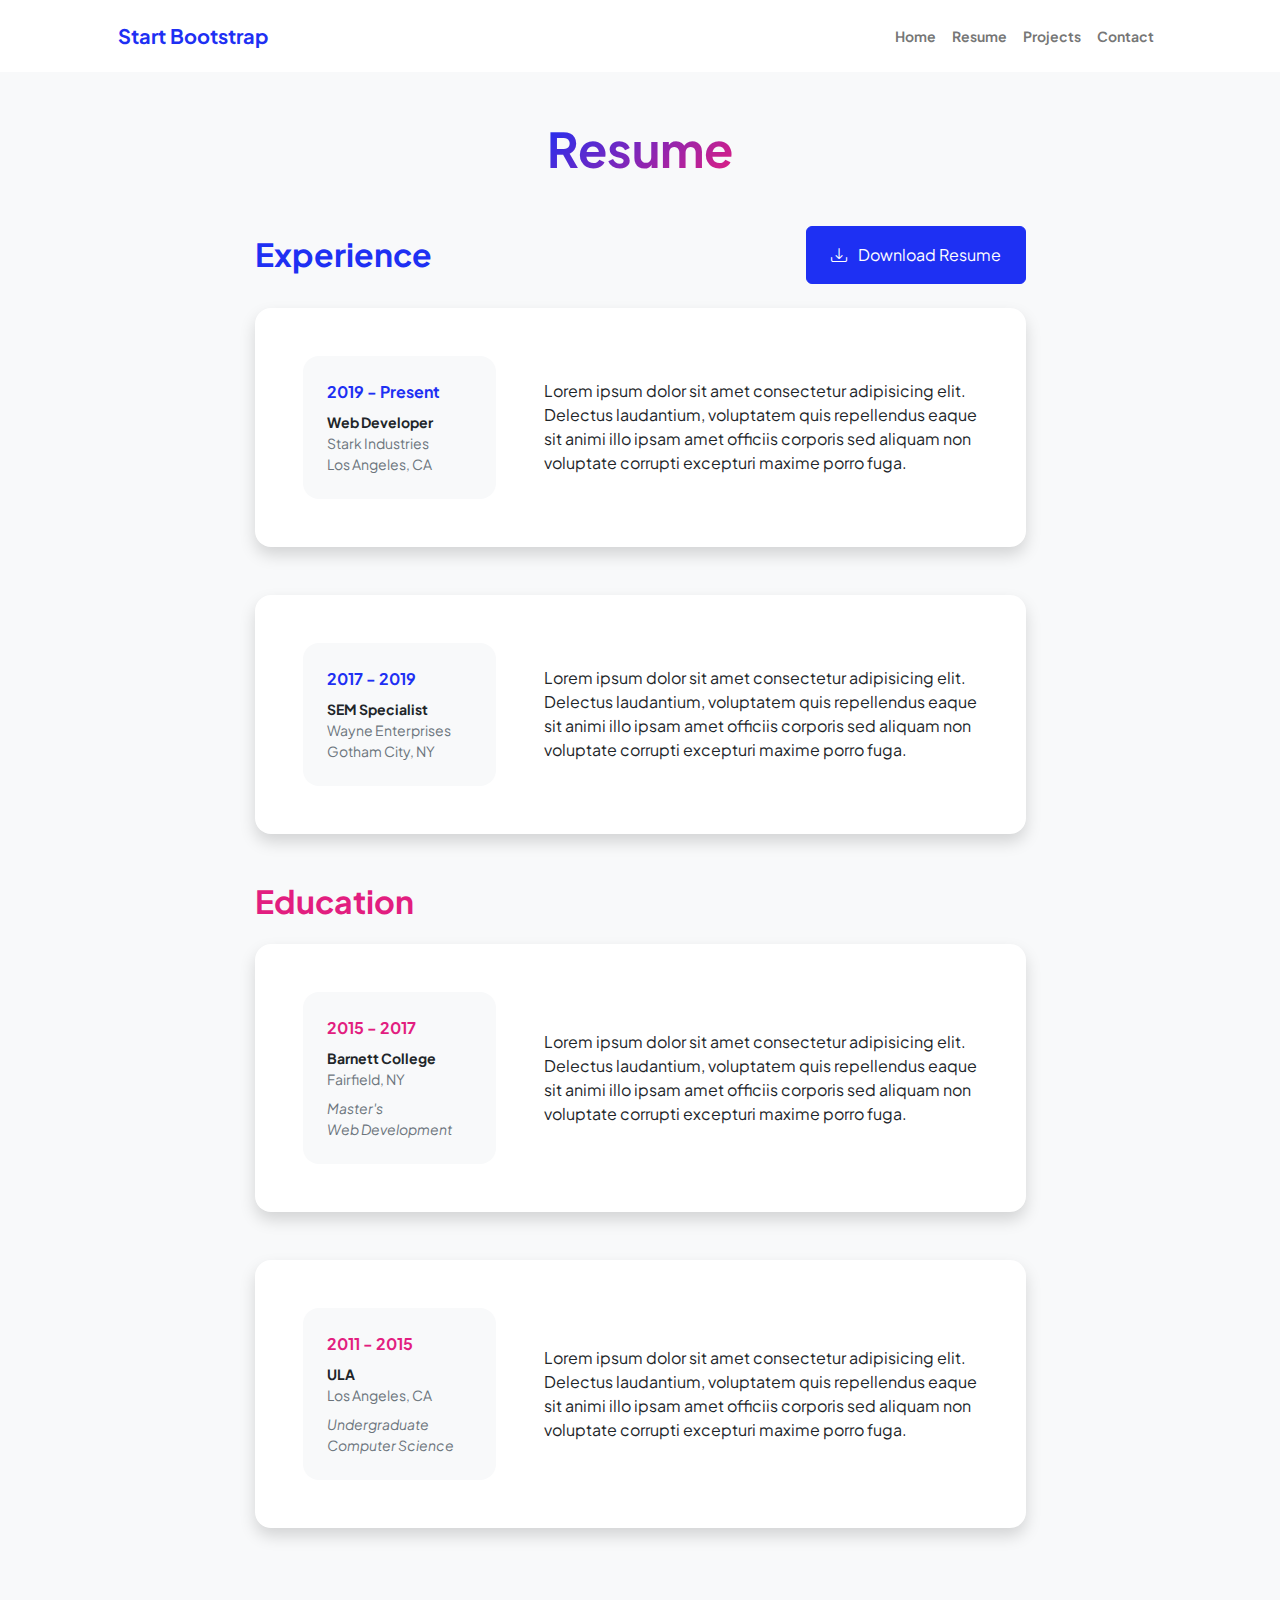
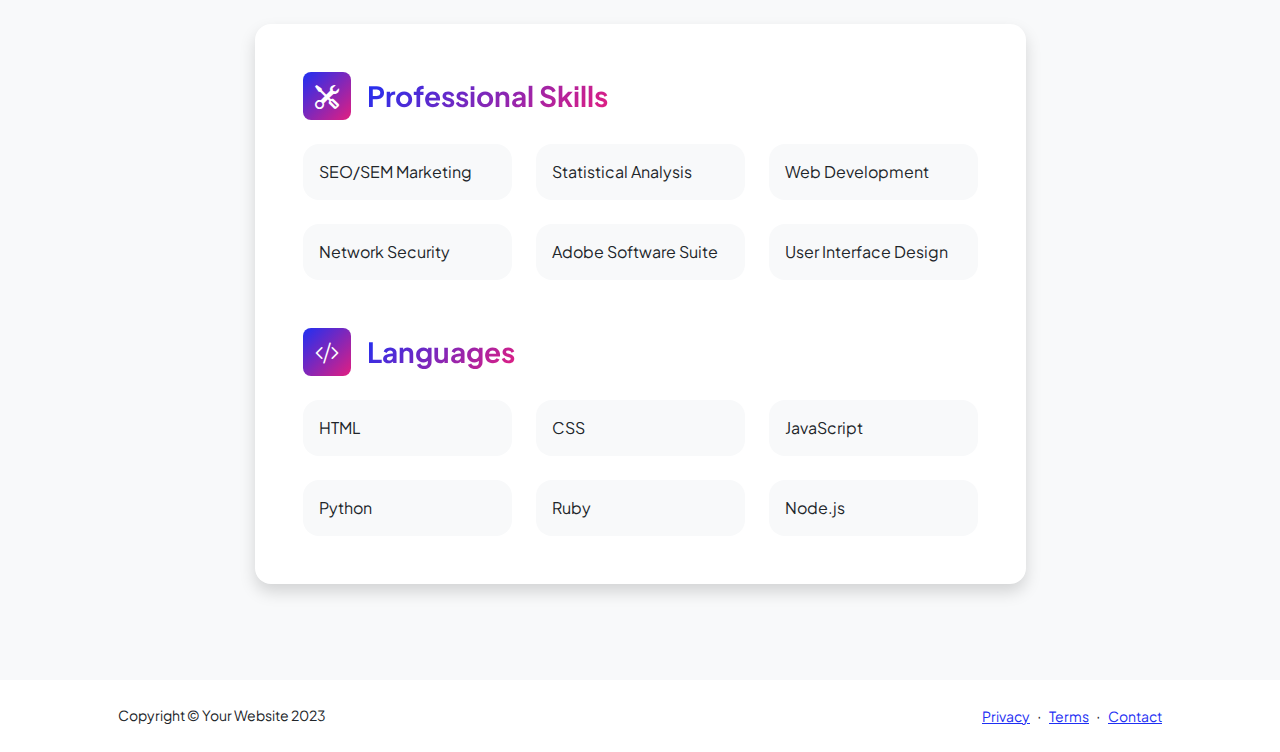
<file: landing-page-anggoro/resume.html>
<!DOCTYPE html>
<html lang="en">
    <head>
        <meta charset="utf-8" />
        <meta name="viewport" content="width=device-width, initial-scale=1, shrink-to-fit=no" />
        <meta name="description" content="" />
        <meta name="author" content="" />
        <title>Personal - Start Bootstrap Template</title>
        <!-- Favicon-->
        <link rel="icon" type="image/x-icon" href="assets/favicon.ico" />
        <!-- Custom Google font-->
        <link rel="preconnect" href="https://fonts.googleapis.com" />
        <link rel="preconnect" href="https://fonts.gstatic.com" crossorigin />
        <link href="https://fonts.googleapis.com/css2?family=Plus+Jakarta+Sans:wght@100;200;300;400;500;600;700;800;900&amp;display=swap" rel="stylesheet" />
        <!-- Bootstrap icons-->
        <link href="https://cdn.jsdelivr.net/npm/bootstrap-icons@1.8.1/font/bootstrap-icons.css" rel="stylesheet" />
        <!-- Core theme CSS (includes Bootstrap)-->
        <link href="css/styles.css" rel="stylesheet" />
    </head>
    <body class="d-flex flex-column h-100 bg-light">
        <main class="flex-shrink-0">
            <!-- Navigation-->
            <nav class="navbar navbar-expand-lg navbar-light bg-white py-3">
                <div class="container px-5">
                    <a class="navbar-brand" href="index.html"><span class="fw-bolder text-primary">Start Bootstrap</span></a>
                    <button class="navbar-toggler" type="button" data-bs-toggle="collapse" data-bs-target="#navbarSupportedContent" aria-controls="navbarSupportedContent" aria-expanded="false" aria-label="Toggle navigation"><span class="navbar-toggler-icon"></span></button>
                    <div class="collapse navbar-collapse" id="navbarSupportedContent">
                        <ul class="navbar-nav ms-auto mb-2 mb-lg-0 small fw-bolder">
                            <li class="nav-item"><a class="nav-link" href="index.html">Home</a></li>
                            <li class="nav-item"><a class="nav-link" href="resume.html">Resume</a></li>
                            <li class="nav-item"><a class="nav-link" href="projects.html">Projects</a></li>
                            <li class="nav-item"><a class="nav-link" href="contact.html">Contact</a></li>
                        </ul>
                    </div>
                </div>
            </nav>
            <!-- Page Content-->
            <div class="container px-5 my-5">
                <div class="text-center mb-5">
                    <h1 class="display-5 fw-bolder mb-0"><span class="text-gradient d-inline">Resume</span></h1>
                </div>
                <div class="row gx-5 justify-content-center">
                    <div class="col-lg-11 col-xl-9 col-xxl-8">
                        <!-- Experience Section-->
                        <section>
                            <div class="d-flex align-items-center justify-content-between mb-4">
                                <h2 class="text-primary fw-bolder mb-0">Experience</h2>
                                <!-- Download resume button-->
                                <!-- Note: Set the link href target to a PDF file within your project-->
                                <a class="btn btn-primary px-4 py-3" href="#!">
                                    <div class="d-inline-block bi bi-download me-2"></div>
                                    Download Resume
                                </a>
                            </div>
                            <!-- Experience Card 1-->
                            <div class="card shadow border-0 rounded-4 mb-5">
                                <div class="card-body p-5">
                                    <div class="row align-items-center gx-5">
                                        <div class="col text-center text-lg-start mb-4 mb-lg-0">
                                            <div class="bg-light p-4 rounded-4">
                                                <div class="text-primary fw-bolder mb-2">2019 - Present</div>
                                                <div class="small fw-bolder">Web Developer</div>
                                                <div class="small text-muted">Stark Industries</div>
                                                <div class="small text-muted">Los Angeles, CA</div>
                                            </div>
                                        </div>
                                        <div class="col-lg-8"><div>Lorem ipsum dolor sit amet consectetur adipisicing elit. Delectus laudantium, voluptatem quis repellendus eaque sit animi illo ipsam amet officiis corporis sed aliquam non voluptate corrupti excepturi maxime porro fuga.</div></div>
                                    </div>
                                </div>
                            </div>
                            <!-- Experience Card 2-->
                            <div class="card shadow border-0 rounded-4 mb-5">
                                <div class="card-body p-5">
                                    <div class="row align-items-center gx-5">
                                        <div class="col text-center text-lg-start mb-4 mb-lg-0">
                                            <div class="bg-light p-4 rounded-4">
                                                <div class="text-primary fw-bolder mb-2">2017 - 2019</div>
                                                <div class="small fw-bolder">SEM Specialist</div>
                                                <div class="small text-muted">Wayne Enterprises</div>
                                                <div class="small text-muted">Gotham City, NY</div>
                                            </div>
                                        </div>
                                        <div class="col-lg-8"><div>Lorem ipsum dolor sit amet consectetur adipisicing elit. Delectus laudantium, voluptatem quis repellendus eaque sit animi illo ipsam amet officiis corporis sed aliquam non voluptate corrupti excepturi maxime porro fuga.</div></div>
                                    </div>
                                </div>
                            </div>
                        </section>
                        <!-- Education Section-->
                        <section>
                            <h2 class="text-secondary fw-bolder mb-4">Education</h2>
                            <!-- Education Card 1-->
                            <div class="card shadow border-0 rounded-4 mb-5">
                                <div class="card-body p-5">
                                    <div class="row align-items-center gx-5">
                                        <div class="col text-center text-lg-start mb-4 mb-lg-0">
                                            <div class="bg-light p-4 rounded-4">
                                                <div class="text-secondary fw-bolder mb-2">2015 - 2017</div>
                                                <div class="mb-2">
                                                    <div class="small fw-bolder">Barnett College</div>
                                                    <div class="small text-muted">Fairfield, NY</div>
                                                </div>
                                                <div class="fst-italic">
                                                    <div class="small text-muted">Master's</div>
                                                    <div class="small text-muted">Web Development</div>
                                                </div>
                                            </div>
                                        </div>
                                        <div class="col-lg-8"><div>Lorem ipsum dolor sit amet consectetur adipisicing elit. Delectus laudantium, voluptatem quis repellendus eaque sit animi illo ipsam amet officiis corporis sed aliquam non voluptate corrupti excepturi maxime porro fuga.</div></div>
                                    </div>
                                </div>
                            </div>
                            <!-- Education Card 2-->
                            <div class="card shadow border-0 rounded-4 mb-5">
                                <div class="card-body p-5">
                                    <div class="row align-items-center gx-5">
                                        <div class="col text-center text-lg-start mb-4 mb-lg-0">
                                            <div class="bg-light p-4 rounded-4">
                                                <div class="text-secondary fw-bolder mb-2">2011 - 2015</div>
                                                <div class="mb-2">
                                                    <div class="small fw-bolder">ULA</div>
                                                    <div class="small text-muted">Los Angeles, CA</div>
                                                </div>
                                                <div class="fst-italic">
                                                    <div class="small text-muted">Undergraduate</div>
                                                    <div class="small text-muted">Computer Science</div>
                                                </div>
                                            </div>
                                        </div>
                                        <div class="col-lg-8"><div>Lorem ipsum dolor sit amet consectetur adipisicing elit. Delectus laudantium, voluptatem quis repellendus eaque sit animi illo ipsam amet officiis corporis sed aliquam non voluptate corrupti excepturi maxime porro fuga.</div></div>
                                    </div>
                                </div>
                            </div>
                        </section>
                        <!-- Divider-->
                        <div class="pb-5"></div>
                        <!-- Skills Section-->
                        <section>
                            <!-- Skillset Card-->
                            <div class="card shadow border-0 rounded-4 mb-5">
                                <div class="card-body p-5">
                                    <!-- Professional skills list-->
                                    <div class="mb-5">
                                        <div class="d-flex align-items-center mb-4">
                                            <div class="feature bg-primary bg-gradient-primary-to-secondary text-white rounded-3 me-3"><i class="bi bi-tools"></i></div>
                                            <h3 class="fw-bolder mb-0"><span class="text-gradient d-inline">Professional Skills</span></h3>
                                        </div>
                                        <div class="row row-cols-1 row-cols-md-3 mb-4">
                                            <div class="col mb-4 mb-md-0"><div class="d-flex align-items-center bg-light rounded-4 p-3 h-100">SEO/SEM Marketing</div></div>
                                            <div class="col mb-4 mb-md-0"><div class="d-flex align-items-center bg-light rounded-4 p-3 h-100">Statistical Analysis</div></div>
                                            <div class="col"><div class="d-flex align-items-center bg-light rounded-4 p-3 h-100">Web Development</div></div>
                                        </div>
                                        <div class="row row-cols-1 row-cols-md-3">
                                            <div class="col mb-4 mb-md-0"><div class="d-flex align-items-center bg-light rounded-4 p-3 h-100">Network Security</div></div>
                                            <div class="col mb-4 mb-md-0"><div class="d-flex align-items-center bg-light rounded-4 p-3 h-100">Adobe Software Suite</div></div>
                                            <div class="col"><div class="d-flex align-items-center bg-light rounded-4 p-3 h-100">User Interface Design</div></div>
                                        </div>
                                    </div>
                                    <!-- Languages list-->
                                    <div class="mb-0">
                                        <div class="d-flex align-items-center mb-4">
                                            <div class="feature bg-primary bg-gradient-primary-to-secondary text-white rounded-3 me-3"><i class="bi bi-code-slash"></i></div>
                                            <h3 class="fw-bolder mb-0"><span class="text-gradient d-inline">Languages</span></h3>
                                        </div>
                                        <div class="row row-cols-1 row-cols-md-3 mb-4">
                                            <div class="col mb-4 mb-md-0"><div class="d-flex align-items-center bg-light rounded-4 p-3 h-100">HTML</div></div>
                                            <div class="col mb-4 mb-md-0"><div class="d-flex align-items-center bg-light rounded-4 p-3 h-100">CSS</div></div>
                                            <div class="col"><div class="d-flex align-items-center bg-light rounded-4 p-3 h-100">JavaScript</div></div>
                                        </div>
                                        <div class="row row-cols-1 row-cols-md-3">
                                            <div class="col mb-4 mb-md-0"><div class="d-flex align-items-center bg-light rounded-4 p-3 h-100">Python</div></div>
                                            <div class="col mb-4 mb-md-0"><div class="d-flex align-items-center bg-light rounded-4 p-3 h-100">Ruby</div></div>
                                            <div class="col"><div class="d-flex align-items-center bg-light rounded-4 p-3 h-100">Node.js</div></div>
                                        </div>
                                    </div>
                                </div>
                            </div>
                        </section>
                    </div>
                </div>
            </div>
        </main>
        <!-- Footer-->
        <footer class="bg-white py-4 mt-auto">
            <div class="container px-5">
                <div class="row align-items-center justify-content-between flex-column flex-sm-row">
                    <div class="col-auto"><div class="small m-0">Copyright &copy; Your Website 2023</div></div>
                    <div class="col-auto">
                        <a class="small" href="#!">Privacy</a>
                        <span class="mx-1">&middot;</span>
                        <a class="small" href="#!">Terms</a>
                        <span class="mx-1">&middot;</span>
                        <a class="small" href="#!">Contact</a>
                    </div>
                </div>
            </div>
        </footer>
        <!-- Bootstrap core JS-->
        <script src="https://cdn.jsdelivr.net/npm/bootstrap@5.2.3/dist/js/bootstrap.bundle.min.js"></script>
        <!-- Core theme JS-->
        <script src="js/scripts.js"></script>
    </body>
</html>
</file>
<file: latihan-2-js/style.css>
body {
      font-family: Arial, sans-serif;
      margin: 20px;
    }
    label {
      display: block;
      margin-top: 10px;
    }
    input {
      padding: 5px;
      width: 200px;
    }
    button {
      margin-top: 15px;
      padding: 10px 15px;
    }
    .log {
      margin-top: 20px;
      padding: 10px;
      border: 1px solid #ccc;
      white-space: pre-wrap;
      background-color: #f9f9f9;
    }
</file>
